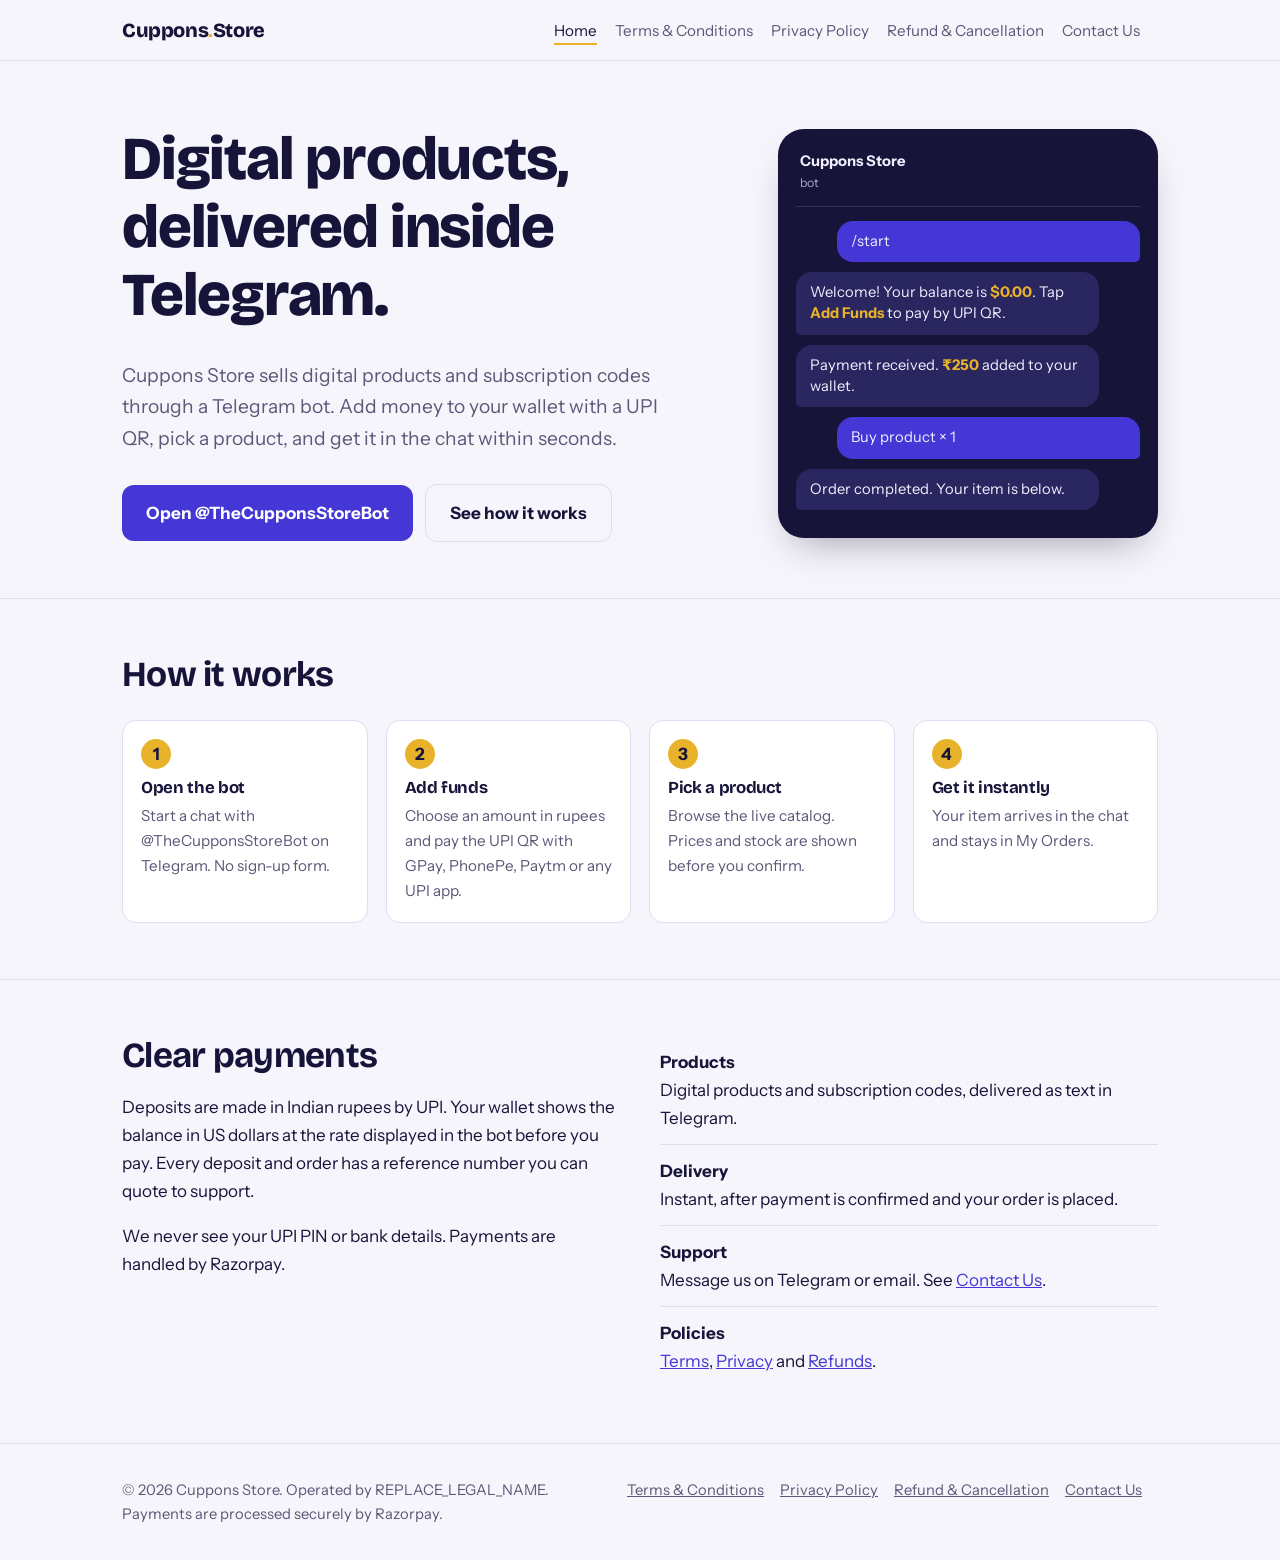
<file: index.html>
<!doctype html>
<html lang="en"><head><meta charset="utf-8">
<meta name="viewport" content="width=device-width,initial-scale=1">
<title>Digital products on Telegram | Cuppons Store</title>
<meta name="description" content="Cuppons Store: digital products and subscription codes delivered instantly on Telegram. Pay by UPI QR.">
<link rel="preconnect" href="https://fonts.googleapis.com"><link rel="preconnect" href="https://fonts.gstatic.com" crossorigin>
<link href="https://fonts.googleapis.com/css2?family=Bricolage+Grotesque:wght@600;800&family=Instrument+Sans:wght@400;600;700&display=swap" rel="stylesheet">
<link rel="stylesheet" href="style.css">
</head><body>
<header class="top"><div class="wrap"><a class="logo" href="index.html">Cuppons<b>.</b>Store</a><nav aria-label="Main"><a href="index.html" aria-current="page">Home</a><a href="terms.html">Terms & Conditions</a><a href="privacy.html">Privacy Policy</a><a href="refund.html">Refund & Cancellation</a><a href="contact.html">Contact Us</a></nav></div></header>

<section class="hero"><div class="wrap">
 <div>
  <h1>Digital products, delivered inside Telegram.</h1>
  <p class="lead">Cuppons Store sells digital products and subscription codes through a Telegram bot. Add money to your wallet with a UPI QR, pick a product, and get it in the chat within seconds.</p>
  <a class="btn" href="https://t.me/TheCupponsStoreBot">Open @TheCupponsStoreBot</a><a class="btn ghost" href="#how">See how it works</a>
 </div>
 <div class="chat" aria-label="Example conversation with the bot">
  <div class="bar">Cuppons Store<small>bot</small></div>
  <p class="msg out">/start</p>
  <p class="msg in">Welcome! Your balance is <b>$0.00</b>. Tap <b>Add Funds</b> to pay by UPI QR.</p>
  <p class="msg in">Payment received. <b>&#8377;250</b> added to your wallet.</p>
  <p class="msg out">Buy product &times; 1</p>
  <p class="msg in">Order completed. Your item is below.</p>
 </div>
</div></section>

<section class="block" id="how"><div class="wrap">
 <h2>How it works</h2>
 <ol class="steps">
  <li><h3>Open the bot</h3><p>Start a chat with @TheCupponsStoreBot on Telegram. No sign-up form.</p></li>
  <li><h3>Add funds</h3><p>Choose an amount in rupees and pay the UPI QR with GPay, PhonePe, Paytm or any UPI app.</p></li>
  <li><h3>Pick a product</h3><p>Browse the live catalog. Prices and stock are shown before you confirm.</p></li>
  <li><h3>Get it instantly</h3><p>Your item arrives in the chat and stays in My Orders.</p></li>
 </ol>
</div></section>

<section class="block"><div class="wrap two">
 <div>
  <h2>Clear payments</h2>
  <p>Deposits are made in Indian rupees by UPI. Your wallet shows the balance in US dollars at the rate displayed in the bot before you pay. Every deposit and order has a reference number you can quote to support.</p>
  <p>We never see your UPI PIN or bank details. Payments are handled by Razorpay.</p>
 </div>
 <ul class="facts">
  <li><b>Products</b>Digital products and subscription codes, delivered as text in Telegram.</li>
  <li><b>Delivery</b>Instant, after payment is confirmed and your order is placed.</li>
  <li><b>Support</b>Message us on Telegram or email. See <a href="contact.html">Contact Us</a>.</li>
  <li><b>Policies</b><a href="terms.html">Terms</a>, <a href="privacy.html">Privacy</a> and <a href="refund.html">Refunds</a>.</li>
 </ul>
</div></section>

<footer><div class="wrap"><div>&copy; 2026 Cuppons Store. Operated by REPLACE_LEGAL_NAME.<br>Payments are processed securely by Razorpay.</div><div><a href="terms.html">Terms & Conditions</a><a href="privacy.html">Privacy Policy</a><a href="refund.html">Refund & Cancellation</a><a href="contact.html">Contact Us</a></div></div></footer>
</body></html>
</file>
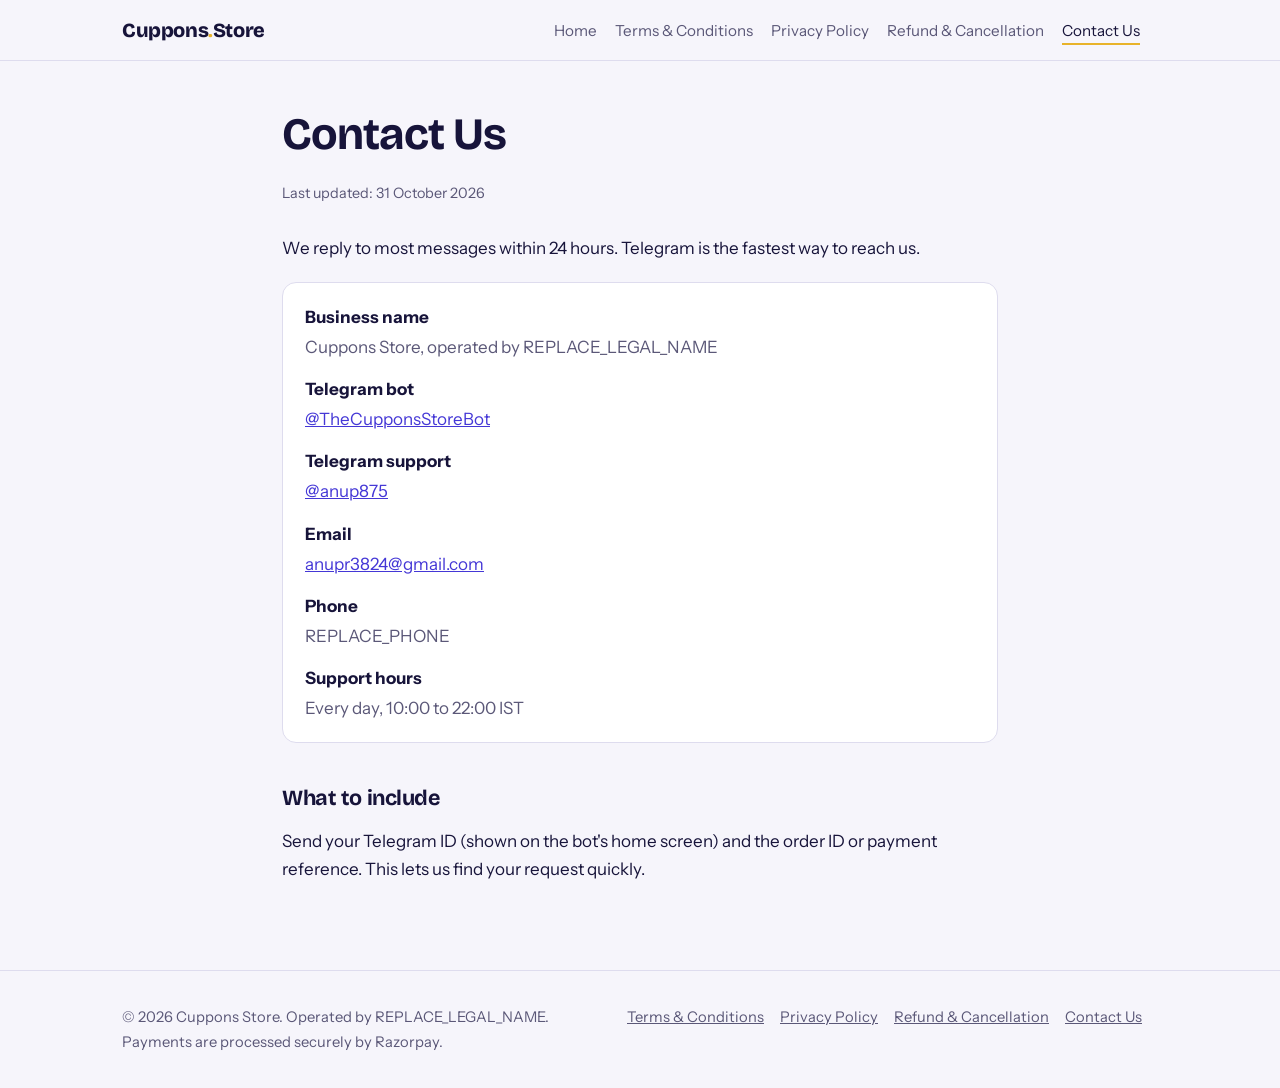
<file: contact.html>
<!doctype html>
<html lang="en"><head><meta charset="utf-8">
<meta name="viewport" content="width=device-width,initial-scale=1">
<title>Contact Us | Cuppons Store</title>
<meta name="description" content="Contact details for Cuppons Store.">
<link rel="preconnect" href="https://fonts.googleapis.com"><link rel="preconnect" href="https://fonts.gstatic.com" crossorigin>
<link href="https://fonts.googleapis.com/css2?family=Bricolage+Grotesque:wght@600;800&family=Instrument+Sans:wght@400;600;700&display=swap" rel="stylesheet">
<link rel="stylesheet" href="style.css">
</head><body>
<header class="top"><div class="wrap"><a class="logo" href="index.html">Cuppons<b>.</b>Store</a><nav aria-label="Main"><a href="index.html">Home</a><a href="terms.html">Terms & Conditions</a><a href="privacy.html">Privacy Policy</a><a href="refund.html">Refund & Cancellation</a><a href="contact.html" aria-current="page">Contact Us</a></nav></div></header>
<main class="doc"><div class="wrap"><h1>Contact Us</h1><p class="upd">Last updated: 31 October 2026</p>
<p>We reply to most messages within 24 hours. Telegram is the fastest way to reach us.</p>
<div class="card"><dl>
<dt>Business name</dt><dd>Cuppons Store, operated by REPLACE_LEGAL_NAME</dd>
<dt>Telegram bot</dt><dd><a href="https://t.me/TheCupponsStoreBot">@TheCupponsStoreBot</a></dd>
<dt>Telegram support</dt><dd><a href="https://t.me/REPLACE_SUPPORT_USERNAME">@anup875</a></dd>
<dt>Email</dt><dd><a href="mailto:REPLACE_EMAIL">anupr3824@gmail.com</a></dd>
<dt>Phone</dt><dd>REPLACE_PHONE</dd>
<dt>Support hours</dt><dd>Every day, 10:00 to 22:00 IST</dd>
</dl></div>
<h2>What to include</h2>
<p>Send your Telegram ID (shown on the bot's home screen) and the order ID or payment reference. This lets us find your request quickly.</p>
</div></main>
<footer><div class="wrap"><div>&copy; 2026 Cuppons Store. Operated by REPLACE_LEGAL_NAME.<br>Payments are processed securely by Razorpay.</div><div><a href="terms.html">Terms & Conditions</a><a href="privacy.html">Privacy Policy</a><a href="refund.html">Refund & Cancellation</a><a href="contact.html">Contact Us</a></div></div></footer>
</body></html>
</file>
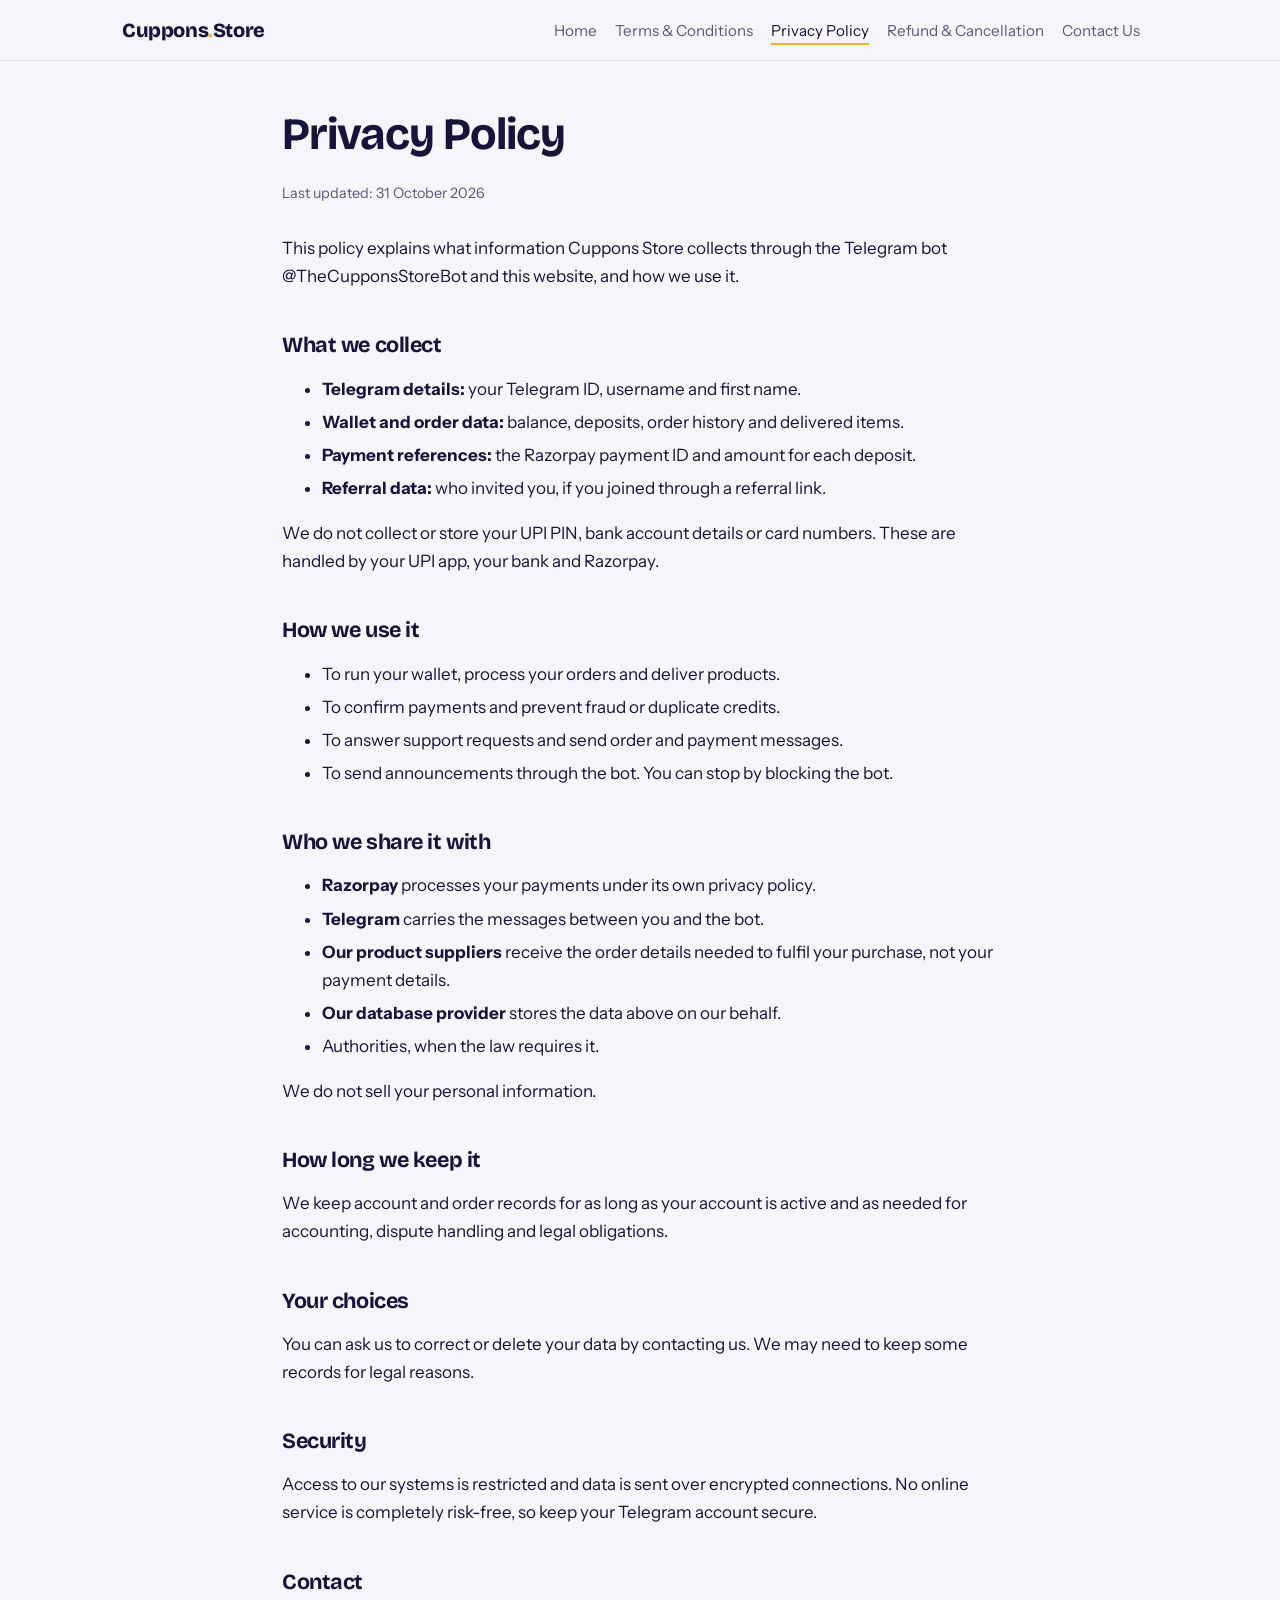
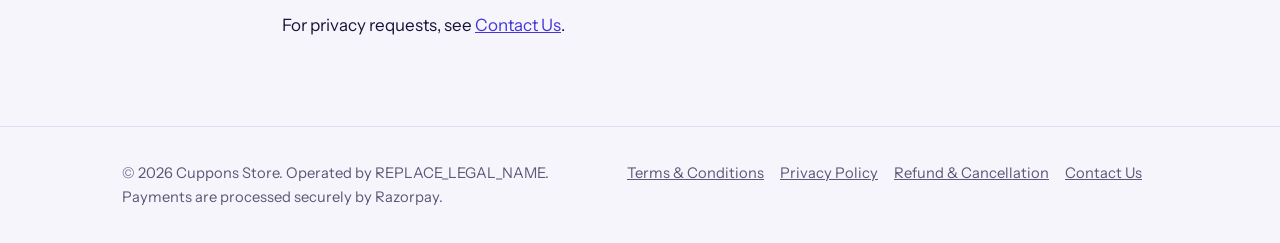
<file: privacy.html>
<!doctype html>
<html lang="en"><head><meta charset="utf-8">
<meta name="viewport" content="width=device-width,initial-scale=1">
<title>Privacy Policy | Cuppons Store</title>
<meta name="description" content="How Cuppons Store handles your information.">
<link rel="preconnect" href="https://fonts.googleapis.com"><link rel="preconnect" href="https://fonts.gstatic.com" crossorigin>
<link href="https://fonts.googleapis.com/css2?family=Bricolage+Grotesque:wght@600;800&family=Instrument+Sans:wght@400;600;700&display=swap" rel="stylesheet">
<link rel="stylesheet" href="style.css">
</head><body>
<header class="top"><div class="wrap"><a class="logo" href="index.html">Cuppons<b>.</b>Store</a><nav aria-label="Main"><a href="index.html">Home</a><a href="terms.html">Terms & Conditions</a><a href="privacy.html" aria-current="page">Privacy Policy</a><a href="refund.html">Refund & Cancellation</a><a href="contact.html">Contact Us</a></nav></div></header>
<main class="doc"><div class="wrap"><h1>Privacy Policy</h1><p class="upd">Last updated: 31 October 2026</p>
<p>This policy explains what information Cuppons Store collects through the Telegram bot @TheCupponsStoreBot and this website, and how we use it.</p>
<h2>What we collect</h2>
<ul>
<li><b>Telegram details:</b> your Telegram ID, username and first name.</li>
<li><b>Wallet and order data:</b> balance, deposits, order history and delivered items.</li>
<li><b>Payment references:</b> the Razorpay payment ID and amount for each deposit.</li>
<li><b>Referral data:</b> who invited you, if you joined through a referral link.</li>
</ul>
<p>We do not collect or store your UPI PIN, bank account details or card numbers. These are handled by your UPI app, your bank and Razorpay.</p>
<h2>How we use it</h2>
<ul>
<li>To run your wallet, process your orders and deliver products.</li>
<li>To confirm payments and prevent fraud or duplicate credits.</li>
<li>To answer support requests and send order and payment messages.</li>
<li>To send announcements through the bot. You can stop by blocking the bot.</li>
</ul>
<h2>Who we share it with</h2>
<ul>
<li><b>Razorpay</b> processes your payments under its own privacy policy.</li>
<li><b>Telegram</b> carries the messages between you and the bot.</li>
<li><b>Our product suppliers</b> receive the order details needed to fulfil your purchase, not your payment details.</li>
<li><b>Our database provider</b> stores the data above on our behalf.</li>
<li>Authorities, when the law requires it.</li>
</ul>
<p>We do not sell your personal information.</p>
<h2>How long we keep it</h2>
<p>We keep account and order records for as long as your account is active and as needed for accounting, dispute handling and legal obligations.</p>
<h2>Your choices</h2>
<p>You can ask us to correct or delete your data by contacting us. We may need to keep some records for legal reasons.</p>
<h2>Security</h2>
<p>Access to our systems is restricted and data is sent over encrypted connections. No online service is completely risk-free, so keep your Telegram account secure.</p>
<h2>Contact</h2>
<p>For privacy requests, see <a href="contact.html">Contact Us</a>.</p>
</div></main>
<footer><div class="wrap"><div>&copy; 2026 Cuppons Store. Operated by REPLACE_LEGAL_NAME.<br>Payments are processed securely by Razorpay.</div><div><a href="terms.html">Terms & Conditions</a><a href="privacy.html">Privacy Policy</a><a href="refund.html">Refund & Cancellation</a><a href="contact.html">Contact Us</a></div></div></footer>
</body></html>
</file>
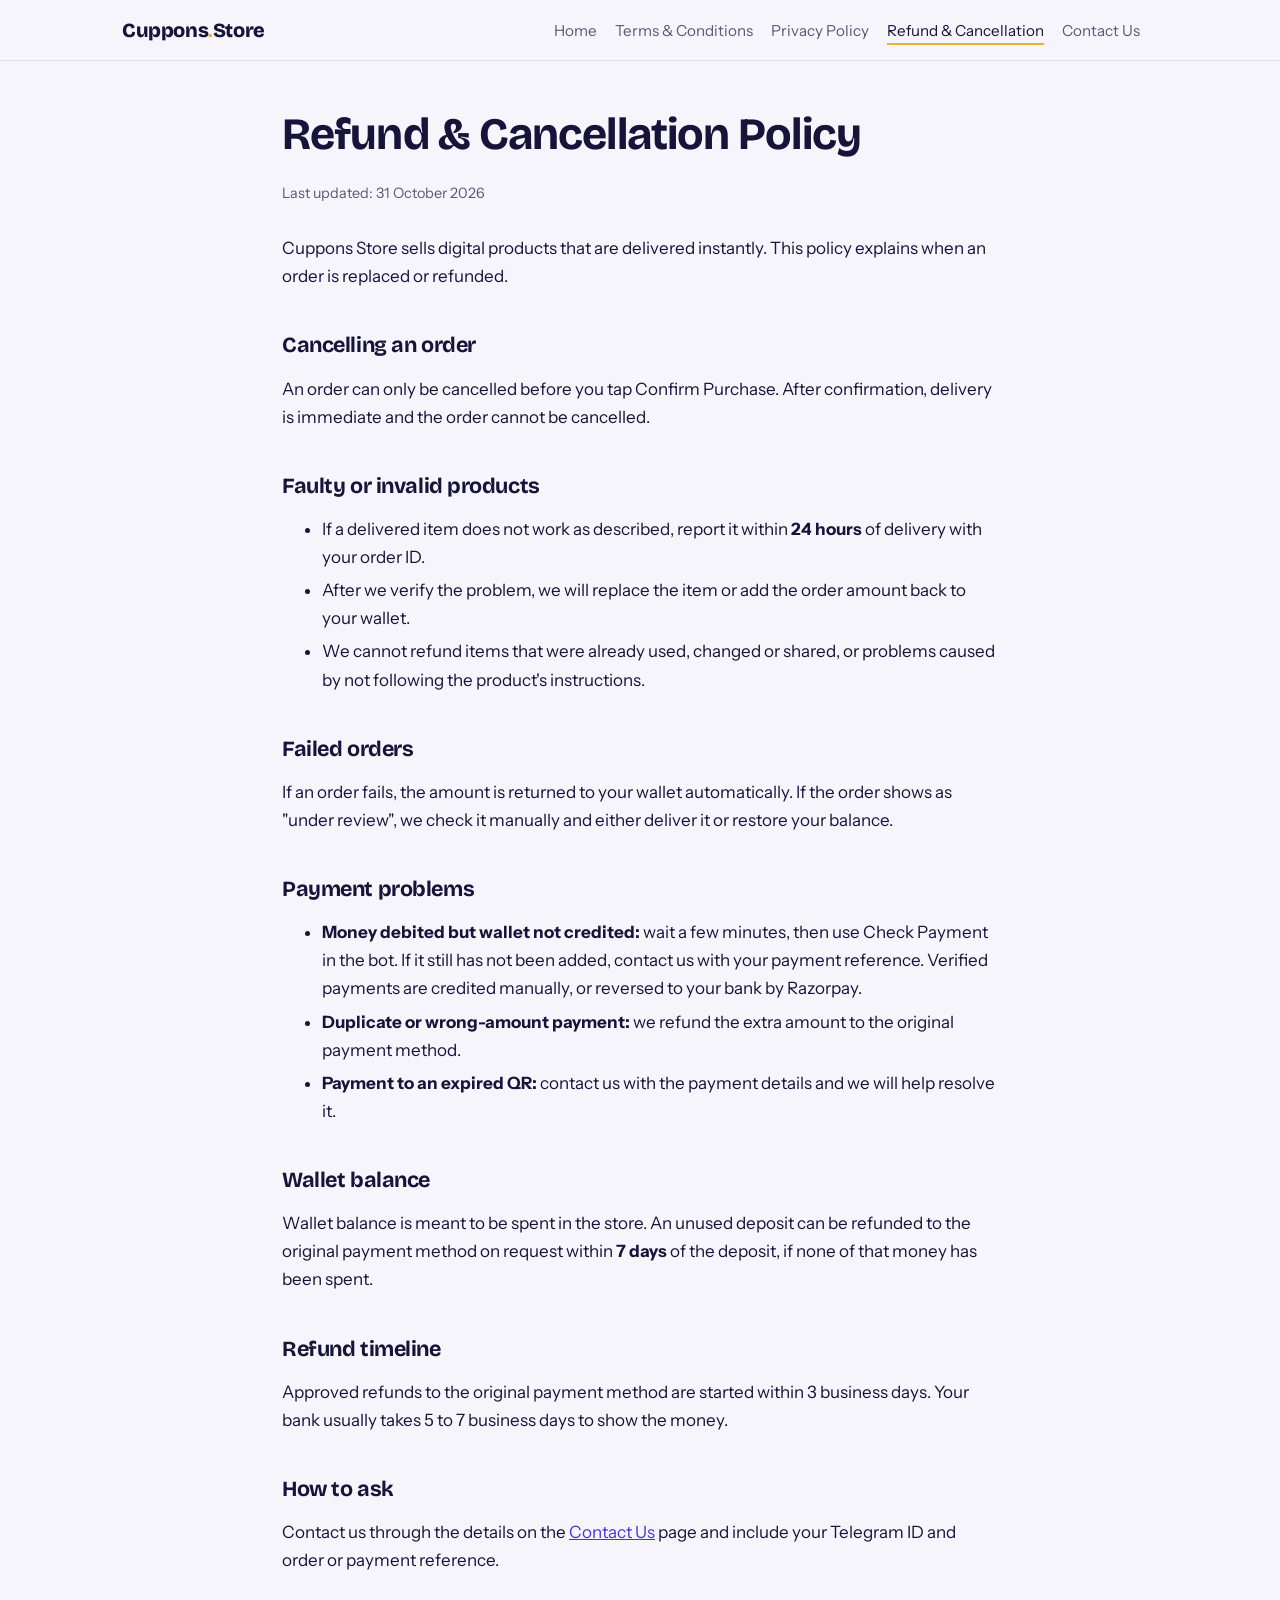
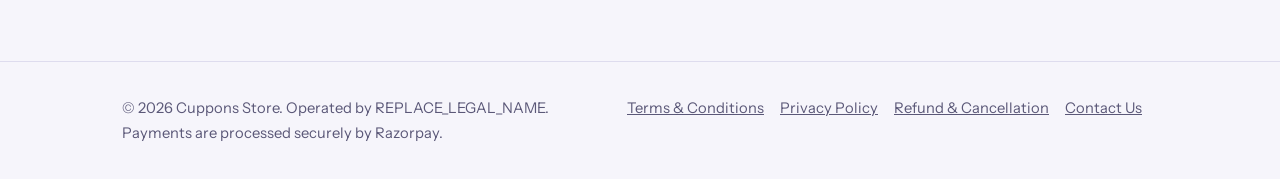
<file: refund.html>
<!doctype html>
<html lang="en"><head><meta charset="utf-8">
<meta name="viewport" content="width=device-width,initial-scale=1">
<title>Refund & Cancellation Policy | Cuppons Store</title>
<meta name="description" content="Refund and cancellation rules for Cuppons Store.">
<link rel="preconnect" href="https://fonts.googleapis.com"><link rel="preconnect" href="https://fonts.gstatic.com" crossorigin>
<link href="https://fonts.googleapis.com/css2?family=Bricolage+Grotesque:wght@600;800&family=Instrument+Sans:wght@400;600;700&display=swap" rel="stylesheet">
<link rel="stylesheet" href="style.css">
</head><body>
<header class="top"><div class="wrap"><a class="logo" href="index.html">Cuppons<b>.</b>Store</a><nav aria-label="Main"><a href="index.html">Home</a><a href="terms.html">Terms & Conditions</a><a href="privacy.html">Privacy Policy</a><a href="refund.html" aria-current="page">Refund & Cancellation</a><a href="contact.html">Contact Us</a></nav></div></header>
<main class="doc"><div class="wrap"><h1>Refund & Cancellation Policy</h1><p class="upd">Last updated: 31 October 2026</p>
<p>Cuppons Store sells digital products that are delivered instantly. This policy explains when an order is replaced or refunded.</p>
<h2>Cancelling an order</h2>
<p>An order can only be cancelled before you tap Confirm Purchase. After confirmation, delivery is immediate and the order cannot be cancelled.</p>
<h2>Faulty or invalid products</h2>
<ul>
<li>If a delivered item does not work as described, report it within <b>24 hours</b> of delivery with your order ID.</li>
<li>After we verify the problem, we will replace the item or add the order amount back to your wallet.</li>
<li>We cannot refund items that were already used, changed or shared, or problems caused by not following the product's instructions.</li>
</ul>
<h2>Failed orders</h2>
<p>If an order fails, the amount is returned to your wallet automatically. If the order shows as "under review", we check it manually and either deliver it or restore your balance.</p>
<h2>Payment problems</h2>
<ul>
<li><b>Money debited but wallet not credited:</b> wait a few minutes, then use Check Payment in the bot. If it still has not been added, contact us with your payment reference. Verified payments are credited manually, or reversed to your bank by Razorpay.</li>
<li><b>Duplicate or wrong-amount payment:</b> we refund the extra amount to the original payment method.</li>
<li><b>Payment to an expired QR:</b> contact us with the payment details and we will help resolve it.</li>
</ul>
<h2>Wallet balance</h2>
<p>Wallet balance is meant to be spent in the store. An unused deposit can be refunded to the original payment method on request within <b>7 days</b> of the deposit, if none of that money has been spent.</p>
<h2>Refund timeline</h2>
<p>Approved refunds to the original payment method are started within 3 business days. Your bank usually takes 5 to 7 business days to show the money.</p>
<h2>How to ask</h2>
<p>Contact us through the details on the <a href="contact.html">Contact Us</a> page and include your Telegram ID and order or payment reference.</p>
</div></main>
<footer><div class="wrap"><div>&copy; 2026 Cuppons Store. Operated by REPLACE_LEGAL_NAME.<br>Payments are processed securely by Razorpay.</div><div><a href="terms.html">Terms & Conditions</a><a href="privacy.html">Privacy Policy</a><a href="refund.html">Refund & Cancellation</a><a href="contact.html">Contact Us</a></div></div></footer>
</body></html>
</file>
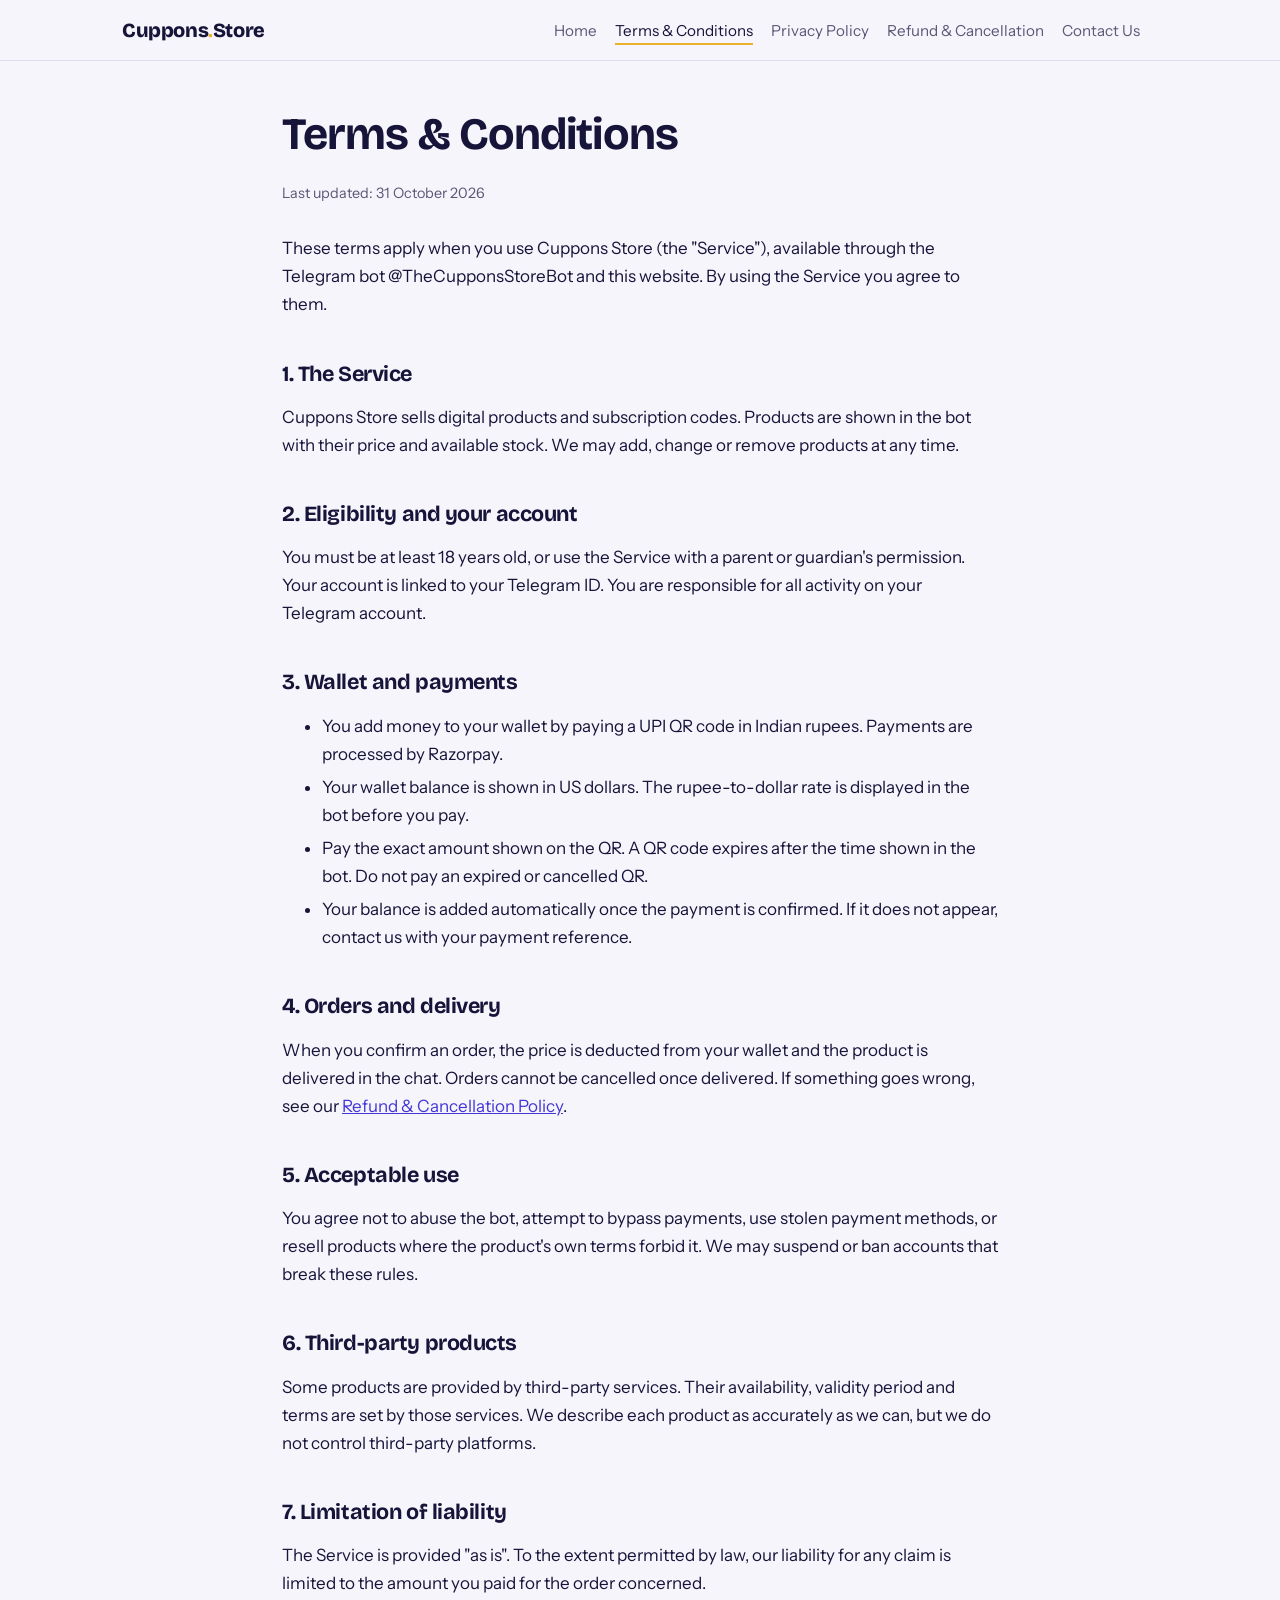
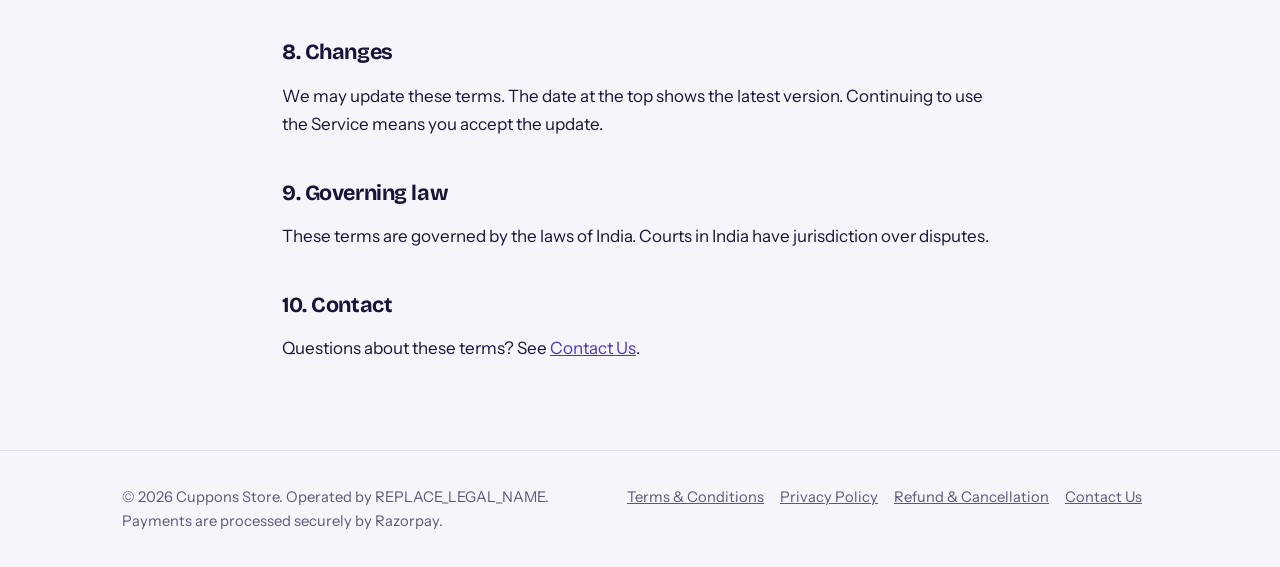
<file: terms.html>
<!doctype html>
<html lang="en"><head><meta charset="utf-8">
<meta name="viewport" content="width=device-width,initial-scale=1">
<title>Terms & Conditions | Cuppons Store</title>
<meta name="description" content="Terms of use for Cuppons Store.">
<link rel="preconnect" href="https://fonts.googleapis.com"><link rel="preconnect" href="https://fonts.gstatic.com" crossorigin>
<link href="https://fonts.googleapis.com/css2?family=Bricolage+Grotesque:wght@600;800&family=Instrument+Sans:wght@400;600;700&display=swap" rel="stylesheet">
<link rel="stylesheet" href="style.css">
</head><body>
<header class="top"><div class="wrap"><a class="logo" href="index.html">Cuppons<b>.</b>Store</a><nav aria-label="Main"><a href="index.html">Home</a><a href="terms.html" aria-current="page">Terms & Conditions</a><a href="privacy.html">Privacy Policy</a><a href="refund.html">Refund & Cancellation</a><a href="contact.html">Contact Us</a></nav></div></header>
<main class="doc"><div class="wrap"><h1>Terms & Conditions</h1><p class="upd">Last updated: 31 October 2026</p>
<p>These terms apply when you use Cuppons Store (the "Service"), available through the Telegram bot @TheCupponsStoreBot and this website. By using the Service you agree to them.</p>
<h2>1. The Service</h2>
<p>Cuppons Store sells digital products and subscription codes. Products are shown in the bot with their price and available stock. We may add, change or remove products at any time.</p>
<h2>2. Eligibility and your account</h2>
<p>You must be at least 18 years old, or use the Service with a parent or guardian's permission. Your account is linked to your Telegram ID. You are responsible for all activity on your Telegram account.</p>
<h2>3. Wallet and payments</h2>
<ul>
<li>You add money to your wallet by paying a UPI QR code in Indian rupees. Payments are processed by Razorpay.</li>
<li>Your wallet balance is shown in US dollars. The rupee-to-dollar rate is displayed in the bot before you pay.</li>
<li>Pay the exact amount shown on the QR. A QR code expires after the time shown in the bot. Do not pay an expired or cancelled QR.</li>
<li>Your balance is added automatically once the payment is confirmed. If it does not appear, contact us with your payment reference.</li>
</ul>
<h2>4. Orders and delivery</h2>
<p>When you confirm an order, the price is deducted from your wallet and the product is delivered in the chat. Orders cannot be cancelled once delivered. If something goes wrong, see our <a href="refund.html">Refund &amp; Cancellation Policy</a>.</p>
<h2>5. Acceptable use</h2>
<p>You agree not to abuse the bot, attempt to bypass payments, use stolen payment methods, or resell products where the product's own terms forbid it. We may suspend or ban accounts that break these rules.</p>
<h2>6. Third-party products</h2>
<p>Some products are provided by third-party services. Their availability, validity period and terms are set by those services. We describe each product as accurately as we can, but we do not control third-party platforms.</p>
<h2>7. Limitation of liability</h2>
<p>The Service is provided "as is". To the extent permitted by law, our liability for any claim is limited to the amount you paid for the order concerned.</p>
<h2>8. Changes</h2>
<p>We may update these terms. The date at the top shows the latest version. Continuing to use the Service means you accept the update.</p>
<h2>9. Governing law</h2>
<p>These terms are governed by the laws of India. Courts in India have jurisdiction over disputes.</p>
<h2>10. Contact</h2>
<p>Questions about these terms? See <a href="contact.html">Contact Us</a>.</p>
</div></main>
<footer><div class="wrap"><div>&copy; 2026 Cuppons Store. Operated by REPLACE_LEGAL_NAME.<br>Payments are processed securely by Razorpay.</div><div><a href="terms.html">Terms & Conditions</a><a href="privacy.html">Privacy Policy</a><a href="refund.html">Refund & Cancellation</a><a href="contact.html">Contact Us</a></div></div></footer>
</body></html>
</file>
<file: style.css>
:root{--bg:#f6f5fb;--panel:#fff;--ink:#17143a;--mute:#5b5878;--line:#dedcee;--brand:#4437d6;--brand-ink:#fff;--gold:#e8b32a;--chat:#17143a;--chat-in:#2a2660;--chat-out:#4437d6}
@media (prefers-color-scheme:dark){:root{--bg:#0f0d28;--panel:#181540;--ink:#f1efff;--mute:#a9a5d1;--line:#2c2860;--brand:#8c82ff;--brand-ink:#0f0d28;--gold:#f2c14e;--chat:#0a0919;--chat-in:#23205a;--chat-out:#4437d6}}
*{box-sizing:border-box}html{scroll-behavior:smooth}
body{margin:0;background:var(--bg);color:var(--ink);font:17px/1.65 "Instrument Sans",system-ui,-apple-system,"Segoe UI",Roboto,sans-serif;-webkit-text-size-adjust:100%}
h1,h2,h3{font-family:"Bricolage Grotesque","Instrument Sans",system-ui,sans-serif;line-height:1.12;letter-spacing:-.02em;margin:0 0 .5em}
a{color:var(--brand)}a:focus-visible,.btn:focus-visible{outline:3px solid var(--gold);outline-offset:3px;border-radius:6px}
.wrap{max-width:1080px;margin:0 auto;padding:0 22px}
header.top{border-bottom:1px solid var(--line)}
header.top .wrap{display:flex;flex-wrap:wrap;gap:10px 28px;align-items:center;justify-content:space-between;padding-top:16px;padding-bottom:16px}
.logo{font:800 1.25rem "Bricolage Grotesque",sans-serif;color:var(--ink);text-decoration:none;letter-spacing:-.02em}
.logo b{color:var(--gold)}
nav a{color:var(--mute);text-decoration:none;margin-right:18px;font-size:.95rem}nav a:hover,nav a[aria-current]{color:var(--ink)}
nav a[aria-current]{border-bottom:2px solid var(--gold);padding-bottom:3px}
.hero{padding:64px 0 56px}
.hero .wrap{display:grid;grid-template-columns:1.15fr .85fr;gap:48px;align-items:center}
.hero h1{font-size:clamp(2.3rem,5.4vw,3.8rem);font-weight:800}
.hero p.lead{font-size:1.2rem;color:var(--mute);max-width:34em}
.btn{display:inline-block;background:var(--brand);color:var(--brand-ink);padding:14px 24px;border-radius:12px;font-weight:700;text-decoration:none;margin:10px 12px 0 0}
.btn.ghost{background:transparent;color:var(--ink);border:1.5px solid var(--line)}
.chat{background:var(--chat);border-radius:26px;padding:18px;max-width:380px;margin-left:auto;box-shadow:0 18px 40px -18px rgba(23,20,58,.45);color:#f1efff;font-size:.92rem}
.chat .bar{font-weight:700;padding:2px 4px 12px;border-bottom:1px solid #ffffff1f;margin-bottom:14px}.chat .bar small{display:block;font-weight:400;color:#a9a5d1}
.msg{padding:10px 14px;border-radius:16px;margin:0 0 10px;max-width:88%;line-height:1.45}
.msg.in{background:var(--chat-in);border-bottom-left-radius:5px}.msg.out{background:var(--chat-out);margin-left:auto;border-bottom-right-radius:5px}
.msg b{color:var(--gold)}
section.block{padding:56px 0;border-top:1px solid var(--line)}
section.block h2{font-size:clamp(1.6rem,3.4vw,2.2rem)}
.steps{list-style:none;counter-reset:s;padding:0;margin:26px 0 0;display:grid;grid-template-columns:repeat(4,1fr);gap:18px}
.steps li{counter-increment:s;background:var(--panel);border:1px solid var(--line);border-radius:14px;padding:18px}
.steps li::before{content:counter(s);display:inline-grid;place-items:center;width:30px;height:30px;border-radius:50%;background:var(--gold);color:#17143a;font-weight:800;margin-bottom:10px}
.steps h3{font-size:1.05rem;margin:0 0 .3em}.steps p{margin:0;color:var(--mute);font-size:.95rem}
.two{display:grid;grid-template-columns:1fr 1fr;gap:40px}
.facts{margin:0;padding:0;list-style:none}.facts li{padding:12px 0;border-bottom:1px solid var(--line)}.facts li:last-child{border:0}
.facts b{display:block}
main.doc{padding:48px 0 70px}main.doc .wrap{max-width:760px}
main.doc h1{font-size:clamp(2rem,4.5vw,2.8rem)}main.doc h2{font-size:1.35rem;margin-top:2em}
main.doc .upd{color:var(--mute);font-size:.9rem;margin-bottom:2em}
main.doc li{margin:.3em 0}
.card{background:var(--panel);border:1px solid var(--line);border-radius:14px;padding:6px 22px;margin:20px 0}
.card dl{margin:0}.card dt{font-weight:700;margin-top:14px}.card dd{margin:2px 0 14px;color:var(--mute)}
footer{border-top:1px solid var(--line);padding:34px 0;color:var(--mute);font-size:.92rem}
footer .wrap{display:flex;flex-wrap:wrap;gap:14px 30px;justify-content:space-between}footer a{color:var(--mute);margin-right:16px}
@media(max-width:820px){.hero .wrap,.two{grid-template-columns:1fr}.chat{margin:0}.steps{grid-template-columns:1fr 1fr}}
@media(max-width:480px){.steps{grid-template-columns:1fr}.hero{padding-top:40px}}
</file>
